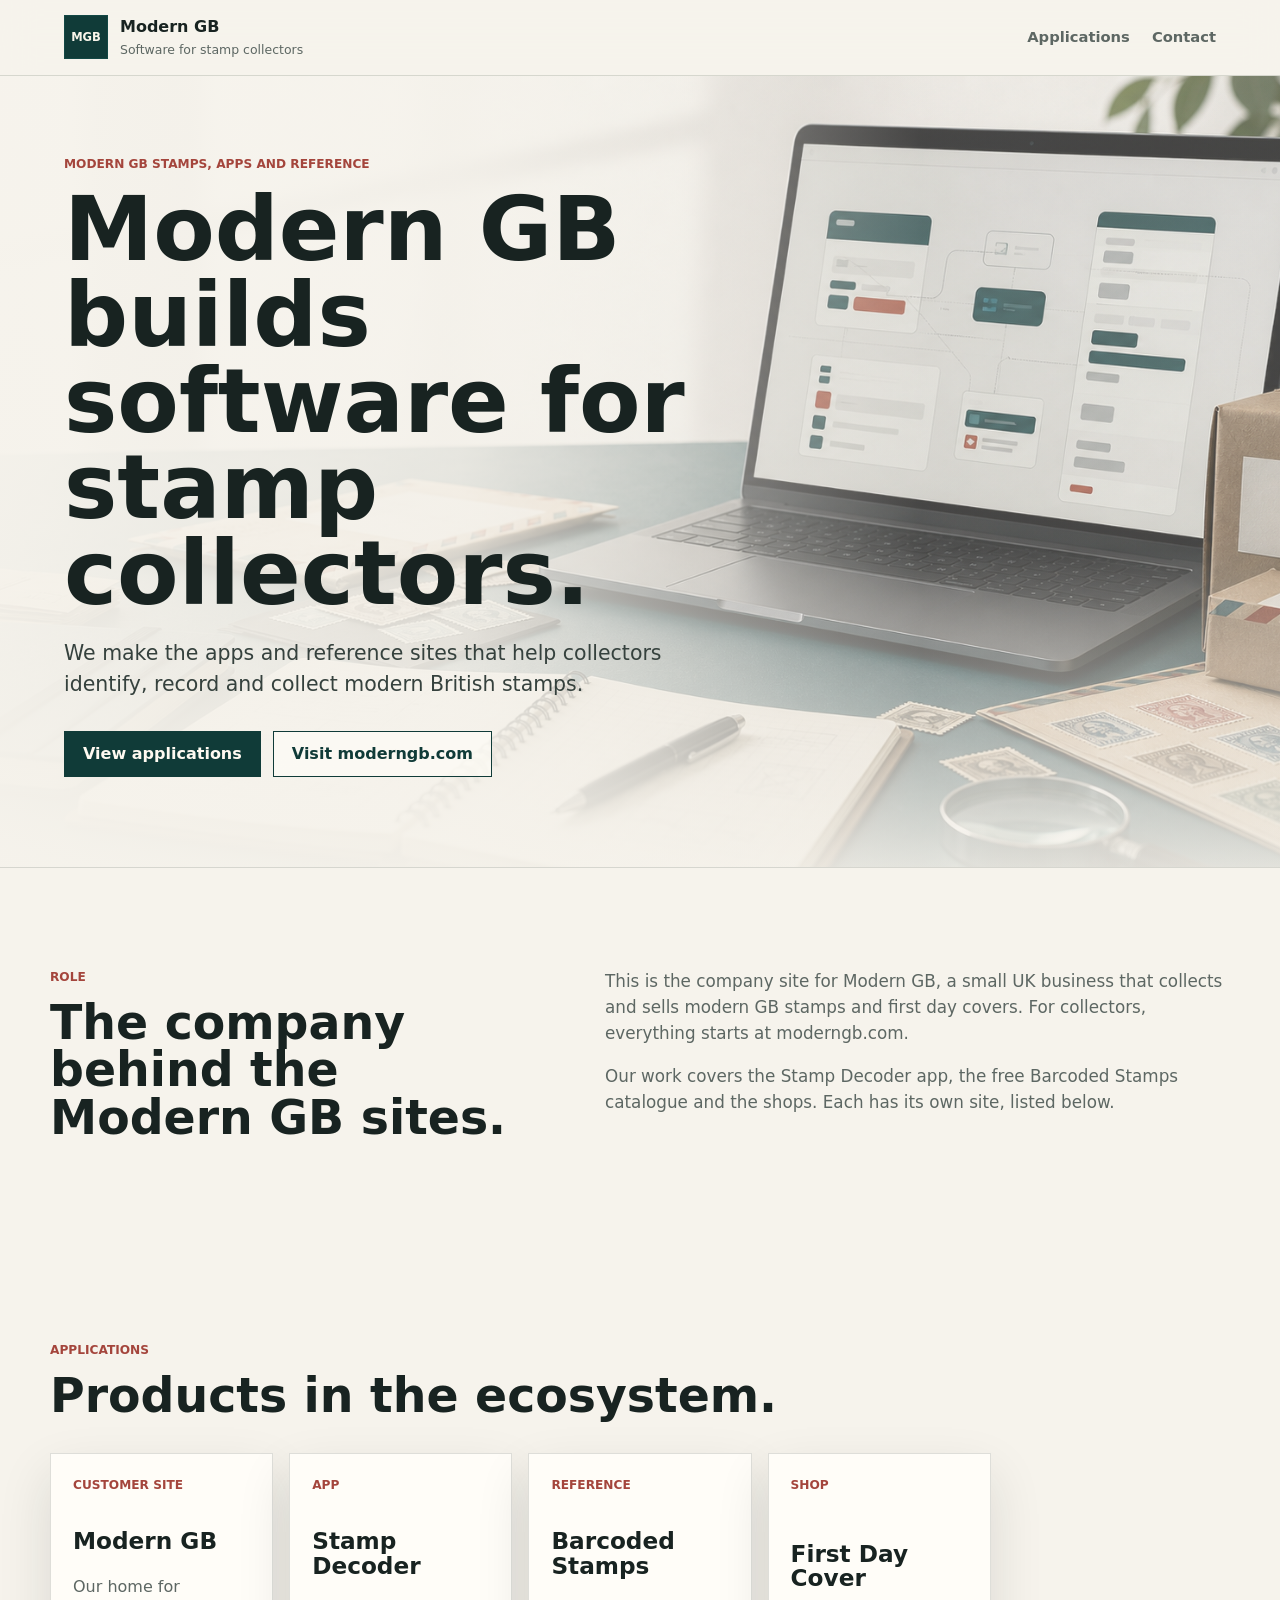
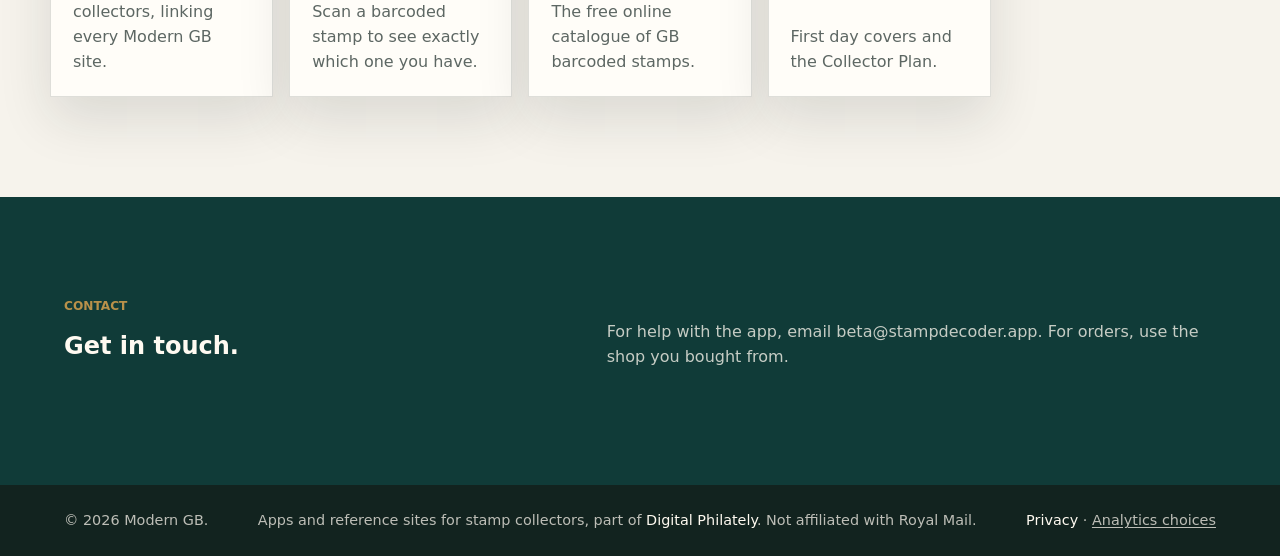
<file: index.html>
<!doctype html>
<html lang="en">
  <head>
    <meta charset="utf-8">
    <meta name="viewport" content="width=device-width, initial-scale=1">
    <title>Modern GB | Software for stamp collectors</title>
    <meta
      name="description"
      content="Modern GB builds apps and reference sites for collectors of modern British stamps."
    >
    <link rel="canonical" href="https://moderngb.net/">
    <meta property="og:title" content="Modern GB | Software for stamp collectors">
    <meta
      property="og:description"
      content="Apps and reference sites for collectors of modern British stamps."
    >
    <meta property="og:type" content="website">
    <meta property="og:url" content="https://moderngb.net/">
    <meta property="og:image" content="https://moderngb.net/assets/img/modern-gb-hero.png">
    <link rel="stylesheet" href="assets/css/styles.css">
    <link rel="stylesheet" href="assets/css/consent-analytics.css">
    <script src="assets/js/consent-analytics.js" defer></script>
  </head>
  <body>
    <header class="site-header" aria-label="Primary">
      <a class="brand" href="/" aria-label="Modern GB home">
        <span class="brand-mark" aria-hidden="true">MGB</span>
        <span class="brand-text">
          <span>Modern GB</span>
          <span>Software for stamp collectors</span>
        </span>
      </a>
      <nav class="nav-links" aria-label="Site">
        <a href="#applications">Applications</a>
        <a href="#contact">Contact</a>
      </nav>
    </header>

    <main>
      <section class="hero" aria-labelledby="hero-title">
        <img
          class="hero-image"
          src="assets/img/modern-gb-hero.png"
          alt="A desk scene with stamp reference material and app screens."
        >
        <div class="hero-overlay" aria-hidden="true"></div>
        <div class="hero-content">
          <p class="eyebrow">Modern GB stamps, apps and reference</p>
          <h1 id="hero-title">Modern GB builds software for stamp collectors.</h1>
          <p class="hero-copy">
            We make the apps and reference sites that help collectors identify, record
            and collect modern British stamps.
          </p>
          <div class="hero-actions" aria-label="Primary links">
            <a class="button primary" href="#applications">View applications</a>
            <a class="button secondary" href="https://moderngb.com/">Visit moderngb.com</a>
          </div>
        </div>
      </section>

      <section class="section intro" aria-labelledby="intro-title">
        <div class="section-heading">
          <p class="eyebrow">Role</p>
          <h2 id="intro-title">The company behind the Modern GB sites.</h2>
        </div>
        <div class="intro-copy">
          <p>
            This is the company site for Modern GB, a small UK business that collects and
            sells modern GB stamps and first day covers. For collectors, everything starts
            at moderngb.com.
          </p>
          <p>
            Our work covers the Stamp Decoder app, the free Barcoded Stamps catalogue and
            the shops. Each has its own site, listed below.
          </p>
        </div>
      </section>

      <section class="section" id="applications" aria-labelledby="applications-title">
        <div class="section-heading">
          <p class="eyebrow">Applications</p>
          <h2 id="applications-title">Products in the ecosystem.</h2>
        </div>
        <div class="app-grid">
          <a class="app-card" href="https://moderngb.com/">
            <span class="card-kicker">Customer site</span>
            <strong>Modern GB</strong>
            <span>Our home for collectors, linking every Modern GB site.</span>
          </a>
          <a class="app-card" href="https://stampdecoder.app/">
            <span class="card-kicker">App</span>
            <strong>Stamp Decoder</strong>
            <span>Scan a barcoded stamp to see exactly which one you have.</span>
          </a>
          <a class="app-card" href="https://barcodedstamps.com/">
            <span class="card-kicker">Reference</span>
            <strong>Barcoded Stamps</strong>
            <span>The free online catalogue of GB barcoded stamps.</span>
          </a>
          <a class="app-card" href="https://firstdaycover.co.uk/">
            <span class="card-kicker">Shop</span>
            <strong>First Day Cover</strong>
            <span>First day covers and the Collector Plan.</span>
          </a>
        </div>
      </section>

      <section class="section contact-band" id="contact" aria-labelledby="contact-title">
        <div>
          <p class="eyebrow">Contact</p>
          <h2 id="contact-title">Get in touch.</h2>
        </div>
        <p>
          For help with the app, email <a href="mailto:beta@stampdecoder.app">beta@stampdecoder.app</a>.
          For orders, use the shop you bought from.
        </p>
      </section>
    </main>

    <footer class="site-footer">
      <span>&copy; <span id="year">2026</span> Modern GB.</span>
      <span>Apps and reference sites for stamp collectors, part of <a href="https://digitalphilately.com/">Digital Philately</a>. Not affiliated with Royal Mail.</span>
      <span><a href="/privacy.html">Privacy</a> · <button type="button" class="analytics-settings" data-analytics-settings>Analytics choices</button></span>
    </footer>
  </body>
</html>
</file>
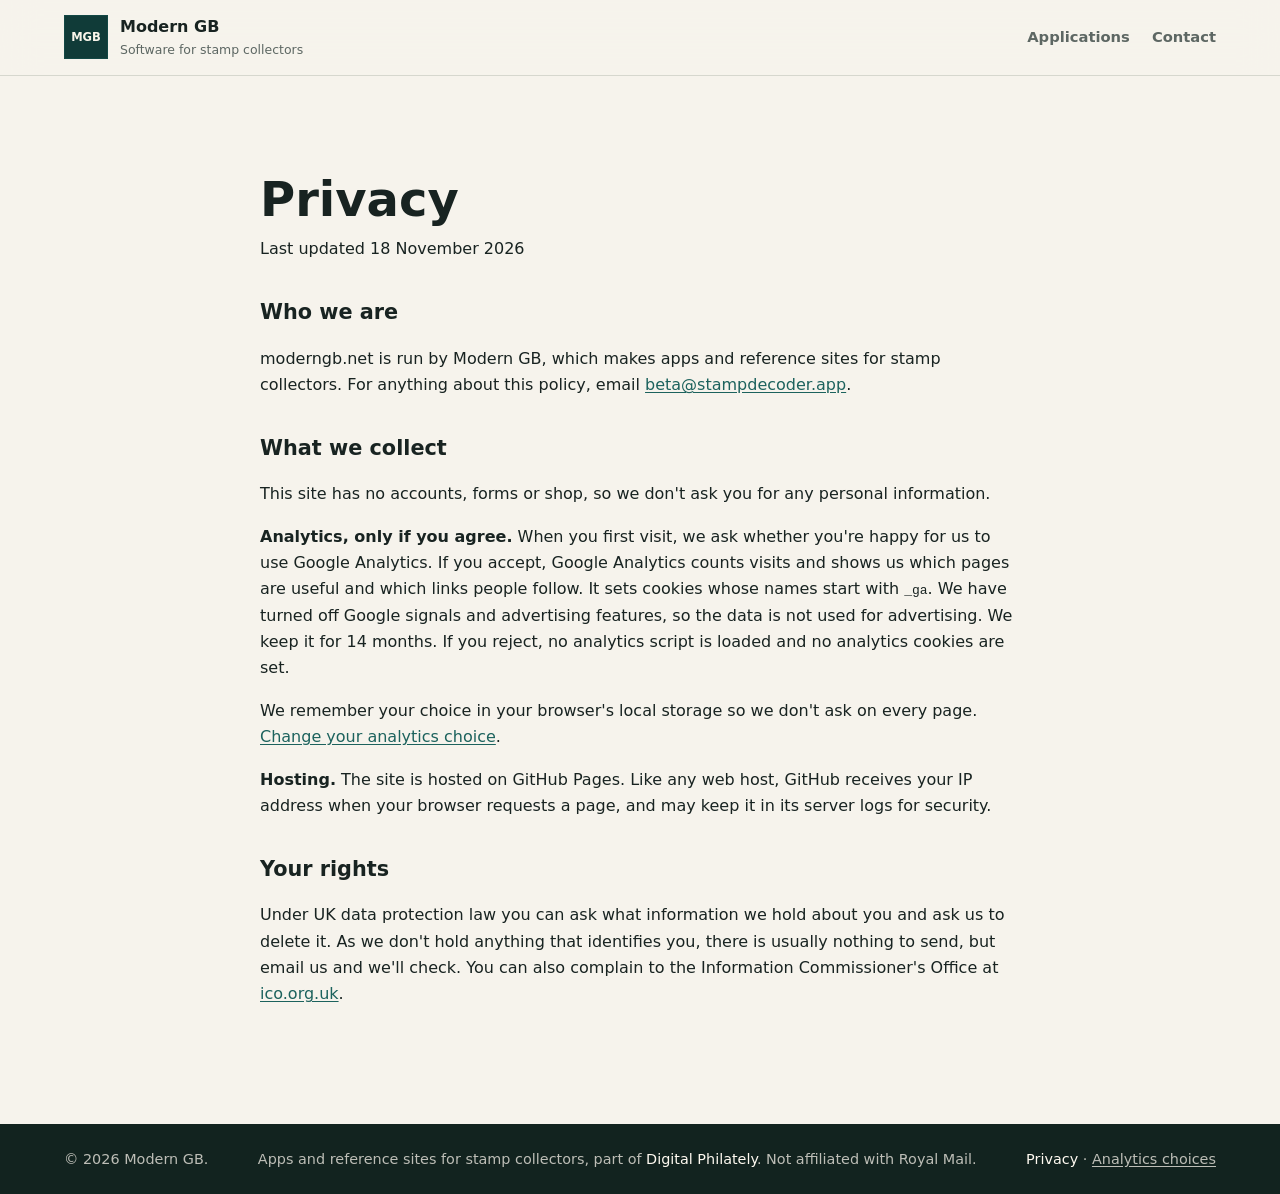
<file: privacy.html>
<!doctype html>
<html lang="en">
  <head>
    <meta charset="utf-8">
    <meta name="viewport" content="width=device-width, initial-scale=1">
    <title>Privacy · Modern GB</title>
    <meta name="description" content="How moderngb.net uses analytics and what it collects.">
    <link rel="canonical" href="https://moderngb.net/privacy.html">
    <link rel="stylesheet" href="/assets/css/styles.css">
    <link rel="stylesheet" href="/assets/css/consent-analytics.css">
    <script src="/assets/js/consent-analytics.js" defer></script>
  </head>
  <body>
    <header class="site-header" aria-label="Primary">
      <a class="brand" href="/" aria-label="Modern GB home">
        <span class="brand-mark" aria-hidden="true">MGB</span>
        <span class="brand-text">
          <span>Modern GB</span>
          <span>Software for stamp collectors</span>
        </span>
      </a>
      <nav class="nav-links" aria-label="Site">
        <a href="/#applications">Applications</a>
        <a href="/#contact">Contact</a>
      </nav>
    </header>

    <main>
      <section class="section prose">
        <h1>Privacy</h1>
<p>Last updated 18 November 2026</p>
<h2>Who we are</h2>
<p>moderngb.net is run by Modern GB, which makes apps and reference sites for stamp collectors. For anything about this policy, email <a href="mailto:beta@stampdecoder.app">beta@stampdecoder.app</a>.</p>
<h2>What we collect</h2>
<p>This site has no accounts, forms or shop, so we don't ask you for any personal information.</p>
<p><strong>Analytics, only if you agree.</strong> When you first visit, we ask whether you're happy for us to use Google Analytics. If you accept, Google Analytics counts visits and shows us which pages are useful and which links people follow. It sets cookies whose names start with <code>_ga</code>. We have turned off Google signals and advertising features, so the data is not used for advertising. We keep it for 14 months. If you reject, no analytics script is loaded and no analytics cookies are set.</p>
<p>We remember your choice in your browser's local storage so we don't ask on every page. <button type="button" class="analytics-settings" data-analytics-settings>Change your analytics choice</button>.</p>
<p><strong>Hosting.</strong> The site is hosted on GitHub Pages. Like any web host, GitHub receives your IP address when your browser requests a page, and may keep it in its server logs for security.</p>
<h2>Your rights</h2>
<p>Under UK data protection law you can ask what information we hold about you and ask us to delete it. As we don't hold anything that identifies you, there is usually nothing to send, but email us and we'll check. You can also complain to the Information Commissioner's Office at <a href="https://ico.org.uk/">ico.org.uk</a>.</p>
      </section>
    </main>

    <footer class="site-footer">
      <span>&copy; <span id="year">2026</span> Modern GB.</span>
      <span>Apps and reference sites for stamp collectors, part of <a href="https://digitalphilately.com/">Digital Philately</a>. Not affiliated with Royal Mail.</span>
      <span><a href="/privacy.html">Privacy</a> · <button type="button" class="analytics-settings" data-analytics-settings>Analytics choices</button></span>
    </footer>
  </body>
</html>
</file>
<file: assets/css/styles.css>
:root {
  color-scheme: light;
  --ink: #182321;
  --muted: #5d6763;
  --paper: #f6f3ec;
  --panel: #fffdf8;
  --line: rgba(24, 35, 33, 0.14);
  --teal: #1c625d;
  --teal-dark: #103b38;
  --red: #a4453c;
  --gold: #b9914a;
  --shadow: 0 22px 50px rgba(24, 35, 33, 0.12);
  font-family: Inter, ui-sans-serif, system-ui, -apple-system, BlinkMacSystemFont,
    "Segoe UI", sans-serif;
}

* {
  box-sizing: border-box;
}

html {
  scroll-behavior: smooth;
}

body {
  margin: 0;
  background: var(--paper);
  color: var(--ink);
  line-height: 1.55;
}

a {
  color: inherit;
  text-decoration: none;
}

.site-header {
  position: sticky;
  top: 0;
  z-index: 20;
  display: flex;
  align-items: center;
  justify-content: space-between;
  gap: 24px;
  min-height: 76px;
  padding: 14px clamp(20px, 5vw, 72px);
  background: rgba(246, 243, 236, 0.92);
  border-bottom: 1px solid var(--line);
  backdrop-filter: blur(18px);
}

.brand {
  display: inline-flex;
  align-items: center;
  gap: 12px;
  min-width: 0;
}

.brand-mark {
  display: grid;
  place-items: center;
  width: 44px;
  height: 44px;
  border: 1px solid rgba(28, 98, 93, 0.35);
  background: var(--teal-dark);
  color: #f9f5ea;
  font-size: 0.72rem;
  font-weight: 800;
  letter-spacing: 0;
}

.brand-text {
  display: grid;
  gap: 0;
}

.brand-text span:first-child {
  font-weight: 800;
  font-size: 1rem;
}

.brand-text span:last-child {
  color: var(--muted);
  font-size: 0.78rem;
}

.nav-links {
  display: flex;
  gap: 22px;
  color: var(--muted);
  font-size: 0.92rem;
  font-weight: 700;
}

.nav-links a:hover,
.app-card:hover strong {
  color: var(--teal);
}

.hero {
  position: relative;
  min-height: clamp(610px, 88vh, 820px);
  display: grid;
  align-items: end;
  overflow: hidden;
  border-bottom: 1px solid var(--line);
}

.hero-image,
.hero-overlay {
  position: absolute;
  inset: 0;
  width: 100%;
  height: 100%;
}

.hero-image {
  object-fit: cover;
  object-position: center;
}

.hero-overlay {
  background:
    linear-gradient(90deg, rgba(246, 243, 236, 0.96) 0%, rgba(246, 243, 236, 0.84) 36%, rgba(246, 243, 236, 0.22) 72%),
    linear-gradient(0deg, rgba(246, 243, 236, 0.88) 0%, rgba(246, 243, 236, 0.08) 40%);
}

.hero-content {
  position: relative;
  z-index: 2;
  width: min(760px, calc(100% - 40px));
  padding: 0 0 clamp(54px, 10vh, 98px) clamp(20px, 5vw, 72px);
}

.eyebrow,
.card-kicker {
  margin: 0 0 12px;
  color: var(--red);
  font-size: 0.76rem;
  font-weight: 900;
  letter-spacing: 0;
  text-transform: uppercase;
}

h1,
h2,
h3,
p {
  margin-top: 0;
}

h1 {
  max-width: 720px;
  margin-bottom: 22px;
  font-size: clamp(3rem, 7vw, 5.9rem);
  line-height: 0.96;
  letter-spacing: 0;
}

.hero-copy {
  max-width: 620px;
  color: #35413d;
  font-size: clamp(1.05rem, 1.8vw, 1.28rem);
}

.hero-actions {
  display: flex;
  flex-wrap: wrap;
  gap: 12px;
  margin-top: 30px;
}

.button {
  display: inline-flex;
  align-items: center;
  justify-content: center;
  min-height: 46px;
  padding: 0 18px;
  border: 1px solid var(--teal-dark);
  font-weight: 800;
}

.button.primary {
  background: var(--teal-dark);
  color: #fffaf1;
}

.button.secondary {
  background: rgba(255, 253, 248, 0.66);
  color: var(--teal-dark);
}

.section {
  width: min(1180px, calc(100% - 40px));
  margin: 0 auto;
  padding: clamp(58px, 9vw, 100px) 0;
}

.intro,
.split,
.contact-band {
  display: grid;
  grid-template-columns: minmax(240px, 0.88fr) minmax(0, 1.12fr);
  gap: clamp(28px, 5vw, 76px);
}

.section-heading h2 {
  margin-bottom: 0;
  font-size: clamp(2rem, 3.7vw, 3.55rem);
  line-height: 1;
  letter-spacing: 0;
}

.intro-copy {
  color: var(--muted);
  font-size: 1.05rem;
}

.app-grid {
  display: grid;
  grid-template-columns: repeat(5, minmax(0, 1fr));
  gap: 16px;
  margin-top: 34px;
}

.app-card {
  min-height: 238px;
  display: flex;
  flex-direction: column;
  justify-content: space-between;
  gap: 22px;
  padding: 22px;
  background: var(--panel);
  border: 1px solid var(--line);
  box-shadow: var(--shadow);
}

.app-card strong {
  display: block;
  font-size: 1.45rem;
  line-height: 1.05;
}

.app-card span:last-child {
  color: var(--muted);
}

.feature-list {
  display: grid;
  gap: 16px;
}

.feature-list article {
  padding: 0 0 18px;
  border-bottom: 1px solid var(--line);
}

.feature-list article:last-child {
  border-bottom: 0;
}

.feature-list h3 {
  margin-bottom: 8px;
  color: var(--teal-dark);
  font-size: 1.22rem;
}

.feature-list p,
.contact-band p {
  color: var(--muted);
}

.contact-band {
  width: 100%;
  max-width: none;
  padding-right: clamp(20px, 5vw, 72px);
  padding-left: clamp(20px, 5vw, 72px);
  background: var(--teal-dark);
  color: #fffaf1;
}

.contact-band .eyebrow {
  color: var(--gold);
}

.contact-band p {
  align-self: end;
  max-width: 620px;
  color: rgba(255, 250, 241, 0.76);
}

.site-footer {
  display: flex;
  justify-content: space-between;
  gap: 24px;
  padding: 24px clamp(20px, 5vw, 72px);
  background: #12231f;
  color: rgba(255, 250, 241, 0.72);
  font-size: 0.9rem;
}

@media (max-width: 920px) {
  .site-header {
    align-items: flex-start;
    flex-direction: column;
  }

  .nav-links {
    width: 100%;
    justify-content: space-between;
  }

  .hero {
    min-height: 720px;
  }

  .hero-overlay {
    background:
      linear-gradient(0deg, rgba(246, 243, 236, 0.98) 0%, rgba(246, 243, 236, 0.78) 55%, rgba(246, 243, 236, 0.18) 100%);
  }

  .hero-content {
    padding-right: 20px;
  }

  .intro,
  .split,
  .contact-band {
    grid-template-columns: 1fr;
  }

  .app-grid {
    grid-template-columns: repeat(2, minmax(0, 1fr));
  }
}

@media (max-width: 560px) {
  .nav-links {
    gap: 12px;
    font-size: 0.84rem;
  }

  .brand-text span:last-child {
    font-size: 0.72rem;
  }

  h1 {
    font-size: 3rem;
  }

  .app-grid {
    grid-template-columns: 1fr;
  }

  .site-footer {
    flex-direction: column;
  }
}

.site-footer a { color: #fffaf1; }
.prose { max-width: 760px; }
.prose h1 { font-size: clamp(2rem, 4vw, 3rem); margin-bottom: 0.3em; }
.prose h2 { margin-top: 1.6em; font-size: 1.3rem; }
.prose p { line-height: 1.65; }
.prose .analytics-settings { color: var(--teal); }
.prose a { color: var(--teal); text-decoration: underline; text-underline-offset: 2px; }
</file>
<file: assets/css/consent-analytics.css>
.analytics-consent[hidden] {
  display: none;
}

.analytics-consent {
  position: fixed;
  z-index: 1000;
  left: 18px;
  right: 18px;
  bottom: 18px;
  max-width: 760px;
  margin: 0 auto;
  padding: 18px;
  color: #151A2D;
  background: #FFFFFF;
  border: 1px solid rgba(23,29,55,.20);
  border-radius: 14px;
  box-shadow: 0 18px 50px rgba(15,20,40,.18);
  font-family: inherit;
}

.analytics-consent__inner {
  display: flex;
  align-items: center;
  justify-content: space-between;
  gap: 20px;
}

.analytics-consent__copy {
  max-width: 520px;
}

.analytics-consent__copy strong {
  display: block;
  margin-bottom: 4px;
  font-size: 16px;
}

.analytics-consent__copy p {
  margin: 0;
  color: #5E647C;
  font-size: 13.5px;
  line-height: 1.5;
}

.analytics-consent__copy a {
  color: #103b38;
  text-decoration: underline;
  text-underline-offset: 2px;
}

.analytics-consent__actions {
  display: flex;
  flex: 0 0 auto;
  gap: 8px;
}

.analytics-consent button,
.analytics-settings {
  font: inherit;
}

.analytics-consent button {
  min-height: 42px;
  padding: 9px 14px;
  border: 1px solid rgba(23,29,55,.20);
  border-radius: 10px;
  color: #151A2D;
  background: #FFFFFF;
  cursor: pointer;
  font-size: 13px;
  font-weight: 700;
}

.analytics-consent button[data-analytics-accept] {
  color: #FFFFFF;
  background: #1c625d;
  border-color: #1c625d;
}

.analytics-consent button:hover {
  background: #F1F3FA;
}

.analytics-consent button[data-analytics-accept]:hover {
  background: #103b38;
}

.analytics-consent button:focus-visible,
.analytics-settings:focus-visible {
  outline: 2px solid #1c625d;
  outline-offset: 2px;
}

.analytics-settings {
  padding: 0;
  border: 0;
  color: inherit;
  background: transparent;
  cursor: pointer;
  text-decoration: underline;
  text-underline-offset: 2px;
}

@media (max-width: 640px) {
  .analytics-consent {
    left: 12px;
    right: 12px;
    bottom: 12px;
  }

  .analytics-consent__inner {
    align-items: stretch;
    flex-direction: column;
    gap: 14px;
  }

  .analytics-consent__actions {
    width: 100%;
  }

  .analytics-consent button {
    flex: 1;
  }
}
</file>
